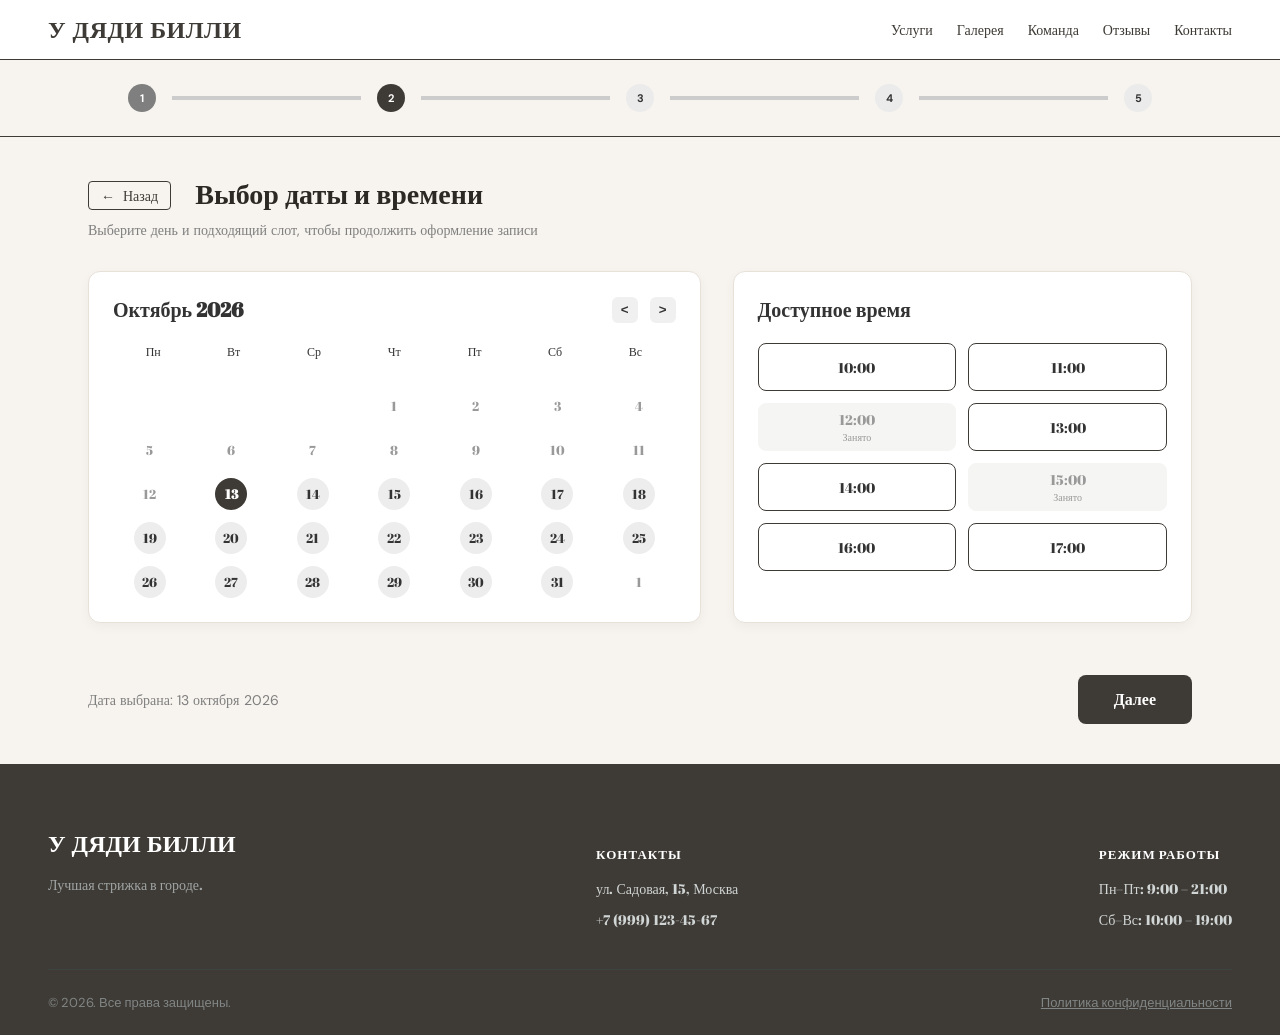
<file: frontend-1-practice/index.html>
<!DOCTYPE html>
<html lang="ru">
<head>
    <meta charset="UTF-8">
    <meta name="viewport" content="width=device-width, initial-scale=1.0">
    <title>У Дяди Билли — Выбор даты</title>
    <link rel="stylesheet" href="styles.css">
    <link rel="preconnect" href="https://fonts.googleapis.com">
    <link rel="preconnect" href="https://fonts.gstatic.com" crossorigin>
    <link href="https://fonts.googleapis.com/css2?family=Abril+Fatface&family=DM+Sans:wght@400;700&display=swap" rel="stylesheet">
</head>
<body>

    <header class="site-header">
        <div class="brand-logo">
            <span class="logo-text">У ДЯДИ БИЛЛИ</span>
        </div>
        <nav class="main-nav">
            <ul class="nav-list">
                <li><a href="#" class="nav-link">Услуги</a></li>
                <li><a href="#" class="nav-link">Галерея</a></li>
                <li><a href="#" class="nav-link">Команда</a></li>
                <li><a href="#" class="nav-link">Отзывы</a></li>
                <li><a href="#" class="nav-link">Контакты</a></li>
            </ul>
        </nav>
    </header>

    <section class="step-indicator-section">
        <div class="steps-row">
            <div class="step-item completed">
                <div class="step-circle"><span>1</span></div>
                <div class="skeleton-bar"></div>
            </div>
            
            <div class="step-item active">
                <div class="step-circle"><span>2</span></div>
                <div class="skeleton-bar"></div>
            </div>

            <div class="step-item pending">
                <div class="step-circle"><span>3</span></div>
                <div class="skeleton-bar"></div>
            </div>

            <div class="step-item pending">
                <div class="step-circle"><span>4</span></div>
                <div class="skeleton-bar"></div>
            </div>

            <!-- Пятый шаг -->
            <div class="step-item pending last-step">
                <div class="step-circle"><span>5</span></div>
            </div>
        </div>
    </section>

    <main class="main-content">
        
        <div class="content-header">
            <div class="back-and-title">
                <button class="back-btn">
                    <span>&larr;</span> Назад
                </button>
                <h1 class="page-title">Выбор даты и времени</h1>
            </div>
            <p class="page-subtitle">Выберите день и подходящий слот, чтобы продолжить оформление записи</p>
        </div>

        <div class="booking-layout">
            
            <article class="calendar-card">
                <div class="month-header">
                    <h2 class="current-month">Октябрь 2026</h2>
                    <div class="nav-controls">
                        <button class="control-btn">&lt;</button>
                        <button class="control-btn">&gt;</button>
                    </div>
                </div>

                <div class="weekdays-row">
                    <span>Пн</span><span>Вт</span><span>Ср</span><span>Чт</span><span>Пт</span><span>Сб</span><span>Вс</span>
                </div>

                <div class="days-grid">
                    <!-- Пустые клетки для смещения начала месяца -->
                    <div class="day-cell empty"></div>
                    <div class="day-cell empty"></div>
                    <div class="day-cell empty"></div>

                    <!-- Прошедшие дни (серые) -->
                    <div class="day-cell past">1</div>
                    <div class="day-cell past">2</div>
                    <div class="day-cell past">3</div>
                    <div class="day-cell past">4</div>
                    
                    <div class="day-cell past">5</div>
                    <div class="day-cell past">6</div>
                    <div class="day-cell past">7</div>
                    <div class="day-cell past">8</div>
                    <div class="day-cell past">9</div>
                    <div class="day-cell past">10</div>
                    <div class="day-cell past">11</div>

                    <!-- Актуальные дни -->
                    <div class="day-cell past">12</div>
                    <div class="day-cell selected">13</div>
                    <div class="day-cell available">14</div>
                    <div class="day-cell available">15</div>
                    <div class="day-cell available">16</div>
                    <div class="day-cell available">17</div>
                    <div class="day-cell available">18</div>

                    <div class="day-cell available">19</div>
                    <div class="day-cell available">20</div>
                    <div class="day-cell available">21</div>
                    <div class="day-cell available">22</div>
                    <div class="day-cell available">23</div>
                    <div class="day-cell available">24</div>
                    <div class="day-cell available">25</div>

                    <div class="day-cell available">26</div>
                    <div class="day-cell available">27</div>
                    <div class="day-cell available">28</div>
                    <div class="day-cell available">29</div>
                    <div class="day-cell available">30</div>
                    <div class="day-cell available">31</div>
                    <div class="day-cell future">1</div>
                </div>
            </article>

            <aside class="time-slots-card">
                <h3 class="slots-title">Доступное время</h3>
                
                <div class="time-grid">
                    <button class="slot-btn available">10:00</button>
                    <button class="slot-btn available">11:00</button>
                    
                    <button class="slot-btn busy" disabled>
                        12:00<br>
                        <small>Занято</small>
                    </button>
                    <button class="slot-btn available">13:00</button>

                    <button class="slot-btn available">14:00</button>
                    <button class="slot-btn busy" disabled>
                        15:00<br>
                        <small>Занято</small>
                    </button>

                    <button class="slot-btn available">16:00</button>
                    <button class="slot-btn available">17:00</button>
                </div>
            </aside>

        </div>

        <div class="footer-cta-bar">
            <span class="selection-helper">Дата выбрана: 13 октября 2026</span>
            <button class="next-button">Далее</button>
        </div>

    </main>

    <footer class="site-footer">
        <div class="footer-cols">
            <div class="footer-col brand-col">
                <div class="brand-logo-white">У ДЯДИ БИЛЛИ</div>
                <p class="footer-desc">Лучшая стрижка в городе.</p>
            </div>

            <div class="footer-col contacts-col">
                <h4 class="col-title">КОНТАКТЫ</h4>
                <ul class="contact-list">
                    <li>ул. Садовая, 15, Москва</li>
                    <li>+7 (999) 123-45-67</li>
                </ul>
            </div>

            <div class="footer-col hours-col">
                <h4 class="col-title">РЕЖИМ РАБОТЫ</h4>
                <ul class="hours-list">
                    <li>Пн–Пт: 9:00 – 21:00</li>
                    <li>Сб–Вс: 10:00 – 19:00</li>
                </ul>
            </div>
        </div>

        <div class="footer-bottom">
            <span>© 2026. Все права защищены.</span>
            <a href="#">Политика конфиденциальности</a>
        </div>
    </footer>

</body>
</html>
</file>
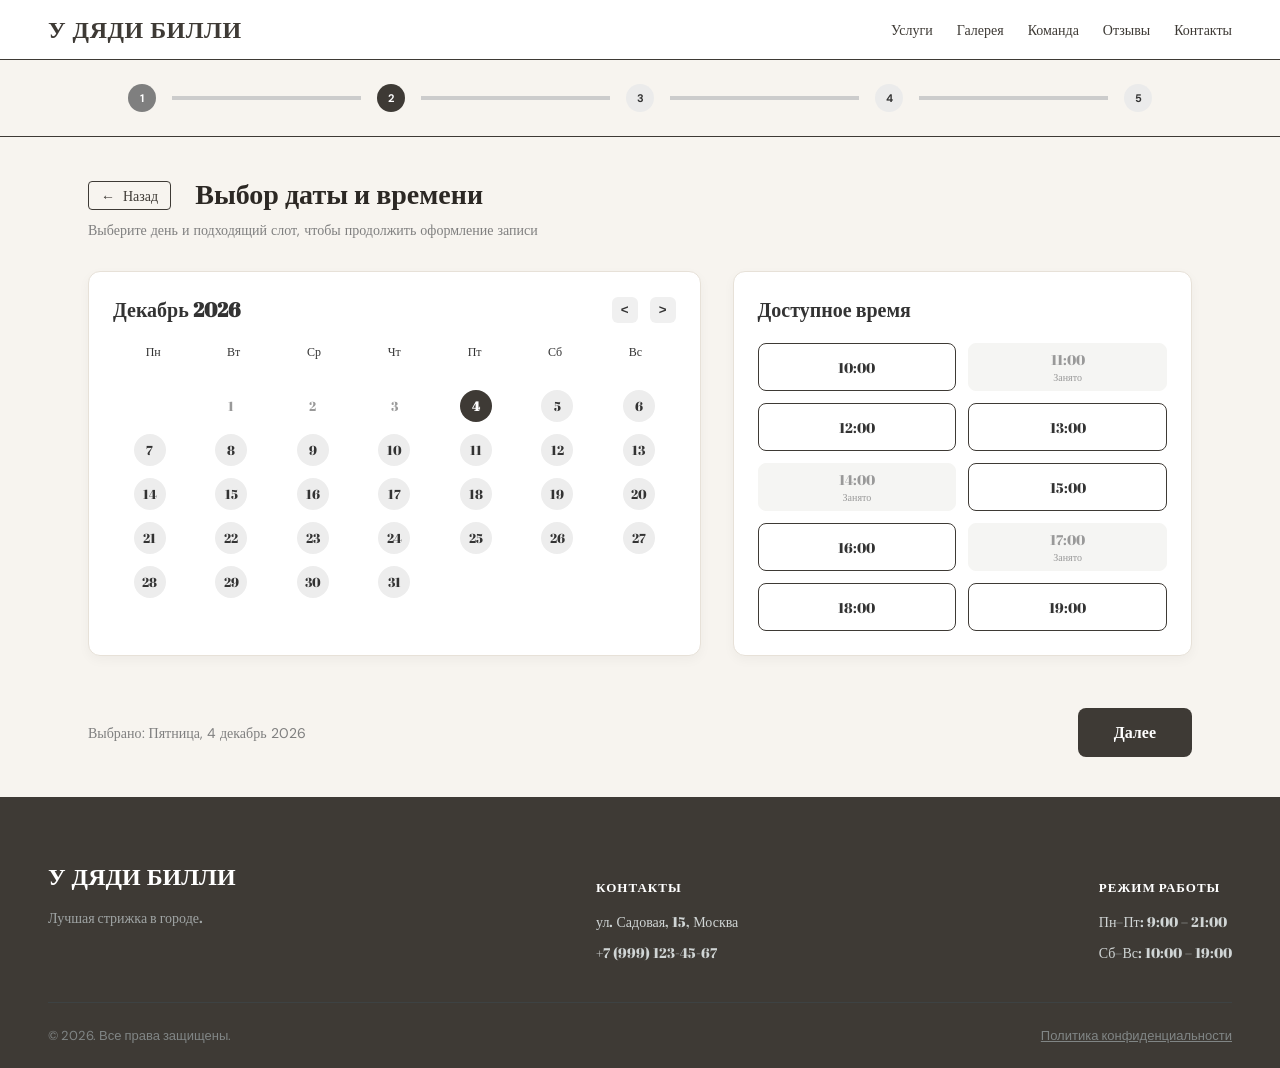
<file: frontend-2-practice/index.html>
<!DOCTYPE html>
<html lang="ru">
<head>
    <meta charset="UTF-8">
    <meta name="viewport" content="width=device-width, initial-scale=1.0">
    <title>У Дяди Билли — Выбор даты</title>
    <link rel="stylesheet" href="styles.css">
    <link rel="preconnect" href="https://fonts.googleapis.com">
    <link rel="preconnect" href="https://fonts.gstatic.com" crossorigin>
    <link href="https://fonts.googleapis.com/css2?family=Abril+Fatface&family=DM+Sans:wght@400;700&display=swap" rel="stylesheet">
</head>
<body>

    <header class="site-header">
        <div class="brand-logo">
            <span class="logo-text">У ДЯДИ БИЛЛИ</span>
        </div>
        <nav class="main-nav">
            <ul class="nav-list">
                <li><a href="#" class="nav-link">Услуги</a></li>
                <li><a href="#" class="nav-link">Галерея</a></li>
                <li><a href="#" class="nav-link">Команда</a></li>
                <li><a href="#" class="nav-link">Отзывы</a></li>
                <li><a href="#" class="nav-link">Контакты</a></li>
            </ul>
        </nav>
    </header>

    <section class="step-indicator-section">
        <div class="steps-row">
            <div class="step-item completed">
                <div class="step-circle"><span>1</span></div>
                <div class="skeleton-bar"></div>
            </div>
            
            <div class="step-item active">
                <div class="step-circle"><span>2</span></div>
                <div class="skeleton-bar"></div>
            </div>

            <div class="step-item pending">
                <div class="step-circle"><span>3</span></div>
                <div class="skeleton-bar"></div>
            </div>

            <div class="step-item pending">
                <div class="step-circle"><span>4</span></div>
                <div class="skeleton-bar"></div>
            </div>

            <!-- Пятый шаг -->
            <div class="step-item pending last-step">
                <div class="step-circle"><span>5</span></div>
            </div>
        </div>
    </section>

    <main class="main-content">
        
        <div class="content-header">
            <div class="back-and-title">
                <button class="back-btn">
                    <span>&larr;</span> Назад
                </button>
                <h1 class="page-title">Выбор даты и времени</h1>
            </div>
            <p class="page-subtitle">Выберите день и подходящий слот, чтобы продолжить оформление записи</p>
        </div>

        <div class="booking-layout">
            
            <article class="calendar-card">
                <div class="month-header">
                    <h2 class="current-month">Октябрь 2026</h2>
                    <div class="nav-controls">
                        <button class="control-btn">&lt;</button>
                        <button class="control-btn">&gt;</button>
                    </div>
                </div>

                <div class="weekdays-row">
                    <span>Пн</span><span>Вт</span><span>Ср</span><span>Чт</span><span>Пт</span><span>Сб</span><span>Вс</span>
                </div>

                <div class="days-grid">
                    <!-- Пустые клетки для смещения начала месяца -->
                    <div class="day-cell empty"></div>
                    <div class="day-cell empty"></div>
                    <div class="day-cell empty"></div>

                    <!-- Прошедшие дни (серые) -->
                    <div class="day-cell past">1</div>
                    <div class="day-cell past">2</div>
                    <div class="day-cell past">3</div>
                    <div class="day-cell past">4</div>
                    
                    <div class="day-cell past">5</div>
                    <div class="day-cell past">6</div>
                    <div class="day-cell past">7</div>
                    <div class="day-cell past">8</div>
                    <div class="day-cell past">9</div>
                    <div class="day-cell past">10</div>
                    <div class="day-cell past">11</div>

                    <!-- Актуальные дни -->
                    <div class="day-cell past">12</div>
                    <div class="day-cell selected">13</div>
                    <div class="day-cell available">14</div>
                    <div class="day-cell available">15</div>
                    <div class="day-cell available">16</div>
                    <div class="day-cell available">17</div>
                    <div class="day-cell available">18</div>

                    <div class="day-cell available">19</div>
                    <div class="day-cell available">20</div>
                    <div class="day-cell available">21</div>
                    <div class="day-cell available">22</div>
                    <div class="day-cell available">23</div>
                    <div class="day-cell available">24</div>
                    <div class="day-cell available">25</div>

                    <div class="day-cell available">26</div>
                    <div class="day-cell available">27</div>
                    <div class="day-cell available">28</div>
                    <div class="day-cell available">29</div>
                    <div class="day-cell available">30</div>
                    <div class="day-cell available">31</div>
                    <div class="day-cell future">1</div>
                </div>
            </article>

            <aside class="time-slots-card">
                <h3 class="slots-title">Доступное время</h3>
                
                <div class="time-grid">
                    <button class="slot-btn available">10:00</button>
                    <button class="slot-btn available">11:00</button>
                    
                    <button class="slot-btn busy" disabled>
                        12:00<br>
                        <small>Занято</small>
                    </button>
                    <button class="slot-btn available">13:00</button>

                    <button class="slot-btn available">14:00</button>
                    <button class="slot-btn busy" disabled>
                        15:00<br>
                        <small>Занято</small>
                    </button>

                    <button class="slot-btn available">16:00</button>
                    <button class="slot-btn available">17:00</button>
                </div>
            </aside>

        </div>

        <div class="footer-cta-bar">
            <span class="selection-helper">Дата выбрана: 13 октября 2026</span>
            <button class="next-button">Далее</button>
        </div>

    </main>

    <footer class="site-footer">
        <div class="footer-cols">
            <div class="footer-col brand-col">
                <div class="brand-logo-white">У ДЯДИ БИЛЛИ</div>
                <p class="footer-desc">Лучшая стрижка в городе.</p>
            </div>

            <div class="footer-col contacts-col">
                <h4 class="col-title">КОНТАКТЫ</h4>
                <ul class="contact-list">
                    <li>ул. Садовая, 15, Москва</li>
                    <li>+7 (999) 123-45-67</li>
                </ul>
            </div>

            <div class="footer-col hours-col">
                <h4 class="col-title">РЕЖИМ РАБОТЫ</h4>
                <ul class="hours-list">
                    <li>Пн–Пт: 9:00 – 21:00</li>
                    <li>Сб–Вс: 10:00 – 19:00</li>
                </ul>
            </div>
        </div>

        <div class="footer-bottom">
            <span>© 2026. Все права защищены.</span>
            <a href="#">Политика конфиденциальности</a>
        </div>
    </footer>
  <script src="script.js"></script>
</body>
</html>
</file>
<file: frontend-1-practice/styles.css>
/* Глобальные настройки */
* {
    box-sizing: border-box;
}

body {
    margin: 0;
    padding: 0;
    background-color: #F7F4EF;
    font-family: 'DM Sans', sans-serif;
    color: #3E3A35;
    display: flex;
    flex-direction: column;
    min-height: 100vh;
}

/* --- ШАПКА --- */
.site-header {
    width: 100%;
    height: 60px;
    background: #FFFFFF;
    border-bottom: 1px solid #3E3A35;
    display: flex;
    justify-content: space-between;
    align-items: center;
    padding: 0 48px;
}

.logo-text {
    font-family: 'DM Sans';
    font-weight: 700;
    font-size: 24px;
    text-transform: uppercase;
    letter-spacing: 0.5px;
}

.nav-list {
    list-style: none;
    display: flex;
    gap: 24px;
    padding: 0;
    margin: 0;
}

.nav-link {
    font-family: 'Abril Fatface';
    font-size: 14px;
    color: #3E3A35;
    text-decoration: none;
    cursor: pointer;
    transition: opacity 0.2s;
}

.nav-link:hover {
    opacity: 0.6;
}

/* --- ИНДИКАТОР ПРОГРЕССА (ШАГИ) --- */
.step-indicator-section {
    width: 100%;
    background: #F7F4EF;
    border-bottom: 1px solid #3E3A35;
    padding: 24px 48px;
}

.steps-row {
    display: flex;
    align-items: center;
    width: 100%;
    max-width: 1024px; /* Ограничиваем ширину только линии шагов, если нужно */
    margin: 0 auto;
}

.step-item {
    display: flex;
    align-items: center;
    flex-grow: 1; /* Равномерно распределяем шаги по ширине */
}

.step-item.last-step {
    flex-grow: 0; /* Последний шаг не растягивается */
}

.step-circle {
    width: 28px;
    height: 28px;
    border-radius: 50%;
    display: flex;
    justify-content: center;
    align-items: center;
    font-family: 'DM Sans';
    font-weight: 700;
    font-size: 11px;
    z-index: 2;
}

/* Цвета состояний кружков */
.step-item.completed .step-circle { background: #7F7F7F; color: white; }
.step-item.active .step-circle { background: #3E3A35; color: white; }
.step-item.pending .step-circle { background: #EBEBEB; color: #333333; }

.skeleton-bar {
    height: 4px;
    background: #CCCCCC;
    flex-grow: 1;
    margin: 0 16px;
}

/* --- ОСНОВНОЙ КОНТЕНТ --- */
.main-content {
    flex: 1;
    width: 100%;
    max-width: 1200px; /* Сделали чуть шире для красивого вида */
    margin: 0 auto;
    padding: 40px 48px;
    display: flex;
    flex-direction: column;
    gap: 32px;
}

.content-header {
    display: flex;
    flex-direction: column;
    gap: 8px;
}

.back-and-title {
    display: flex;
    align-items: center;
    gap: 24px;
}

.back-btn {
    background: none;
    border: 1px solid #3E3A35;
    padding: 4px 12px;
    border-radius: 4px;
    font-family: 'Abril Fatface';
    font-size: 14px;
    cursor: pointer;
    display: flex;
    align-items: center;
    gap: 8px;
    color: #3E3A35;
}

.back-btn:hover {
    background: rgba(0,0,0,0.05);
}

.page-title {
    font-family: 'DM Sans';
    font-weight: 700;
    font-size: 28px;
    line-height: 36px;
    color: #2C2824;
    margin: 0;
}

.page-subtitle {
    font-family: 'DM Sans';
    font-size: 14px;
    color: #7F7F7F;
    margin: 0;
}

/* --- КАЛЕНДАРЬ И ВРЕМЯ (GRID LAYOUT) --- */
.booking-layout {
    display: grid;
    grid-template-columns: 2fr 1.5fr; 
    gap: 32px;
    width: 100%;
}

/* Карточка календаря */
.calendar-card {
    background: #FFFFFF;
    border: 1px solid #E7E1D8;
    box-shadow: 0px 4px 12px rgba(0, 0, 0, 0.04);
    border-radius: 12px;
    padding: 24px;
    display: flex;
    flex-direction: column;
    gap: 20px;
}

.month-header {
    display: flex;
    justify-content: space-between;
    align-items: center;
}

.current-month {
    font-family: 'Abril Fatface';
    font-size: 20px;
    color: #333333;
    margin: 0;
}

.control-btn {
    width: 26px;
    height: 26px;
    background: #F0F0F0;
    border-radius: 6px;
    border: none;
    cursor: pointer;
    display: inline-flex;
    justify-content: center;
    align-items: center;
    margin-left: 8px;
    color: #333;
    font-weight: bold;
}

.control-btn:hover {
    background: #e0e0e0;
}

.weekdays-row {
    display: grid;
    grid-template-columns: repeat(7, 1fr);
    text-align: center;
    font-family: 'Abril Fatface';
    font-size: 12px;
    color: #333333;
    padding-bottom: 10px;
}

.days-grid {
    display: grid;
    grid-template-columns: repeat(7, 1fr); /* 7 колонок */
    gap: 8px; /* Уменьшили расстояние между кружками с 12 до 8 */
    row-gap: 12px; /* Расстояние между рядами оставили чуть больше для воздуха */
    justify-items: center; /* Центрируем элементы внутри ячеек колонки */
}

.day-cell {
    /* БЫЛО: aspect-ratio: 1 / 1; */
    /* СТАЛО: Фиксированный размер меньше */
    width: 32px;  
    height: 32px; 
    
    border-radius: 50%;
    display: flex;
    justify-content: center;
    align-items: center;
    font-family: 'Abril Fatface';
    font-size: 13px;
    cursor: pointer;
    transition: all 0.2s ease;
}

.day-cell.past {
    color: #999999;
    cursor: default;
}

.day-cell.available {
    background: #EDEDED;
    color: #333333;
}

.day-cell.selected {
    background: #3E3A35 !important;
    color: #FFFFFF !important;
    font-weight: bold;
}

.day-cell.future {
    color: #999999;
}

.day-cell.empty {
    visibility: hidden;
}

.day-cell:hover:not(.past):not(.selected):not(.empty) {
    background: #DDDDDD;
    transform: scale(1.1);
}
/* Карточка времени */
.time-slots-card {
    background: #FFFFFF;
    border: 1px solid #E7E1D8;
    box-shadow: 0px 4px 12px rgba(0, 0, 0, 0.04);
    border-radius: 12px;
    padding: 24px;
    display: flex;
    flex-direction: column;
    gap: 20px;
}

.slots-title {
    font-family: 'Abril Fatface';
    font-size: 20px;
    color: #333333;
    margin: 0;
}

.time-grid {
    display: grid;
    grid-template-columns: repeat(2, 1fr);
    gap: 12px;
}

.slot-btn {
    height: 48px;
    border-radius: 8px;
    font-family: 'Abril Fatface';
    font-size: 14px;
    display: flex;
    flex-direction: column;
    justify-content: center;
    align-items: center;
    cursor: pointer;
    transition: all 0.2s ease;
    border: 1px solid transparent;
}

.slot-btn small {
    font-size: 10px;
    margin-top: 2px;
    font-family: 'DM Sans';
}

.slot-btn.available {
    background: #FFFFFF;
    border: 1px solid #3E3A35;
    color: #333333;
}

.slot-btn.busy {
    background: #F5F5F3;
    border: 1px solid #F5F5F3;
    color: #999999;
    cursor: not-allowed;
}

.slot-btn:hover:not(.busy) {
    background: #F9F9F9;
    transform: translateY(-2px);
    box-shadow: 0 4px 8px rgba(0,0,0,0.1);
}

/* --- НИЖНЯЯ ПАНЕЛЬ --- */
.footer-cta-bar {
    display: flex;
    justify-content: space-between;
    align-items: center;
    width: 100%;
    margin-top: 20px;
}

.selection-helper {
    font-family: 'DM Sans';
    font-size: 14px;
    color: #7F7F7F;
}

.next-button {
    padding: 14px 36px;
    background: #3E3A35;
    border-radius: 8px;
    border: none;
    color: #FFFFFF;
    font-family: 'DM Sans';
    font-weight: 700;
    font-size: 16px;
    cursor: pointer;
    transition: background 0.2s;
}

.next-button:hover {
    background: #2a2723;
}

/* --- ПОДВАЛ --- */
.site-footer {
    width: 100%;
    background: #3E3A35;
    padding: 64px 48px 24px;
    color: #FFFFFF;
    margin-top: auto;
}

.footer-cols {
    display: flex;
    justify-content: space-between;
    gap: 40px;
    max-width: 1200px;
    margin: 0 auto;
}

.col-title {
    font-family: 'Abril Fatface';
    font-size: 13px;
    text-transform: uppercase;
    color: #FFFFFF;
    margin-bottom: 16px;
    letter-spacing: 1px;
}

.contact-list, .hours-list {
    list-style: none;
    padding: 0;
    margin: 0;
    display: flex;
    flex-direction: column;
    gap: 12px;
}

.contact-list li, .hours-list li {
    font-family: 'Abril Fatface';
    font-size: 14px;
    color: #D0D5D5;
}

.brand-logo-white {
    font-family: 'DM Sans';
    font-weight: 700;
    font-size: 24px;
    text-transform: uppercase;
    margin-bottom: 16px;
}

.footer-desc {
    font-family: 'Abril Fatface';
    font-size: 14px;
    line-height: 1.4;
    color: #A0A5A5;
}

.footer-bottom {
    display: flex;
    justify-content: space-between;
    align-items: center;
    max-width: 1200px;
    margin: 40px auto 0;
    padding-top: 24px;
    border-top: 1px solid #3D4243;
    font-size: 13px;
    color: #808585;
}

.footer-bottom a {
    color: #808585;
    text-decoration: underline;
}
</file>
<file: frontend-2-practice/styles.css>
/* Глобальные настройки */
* {
    box-sizing: border-box;
}

body {
    margin: 0;
    padding: 0;
    background-color: #F7F4EF;
    font-family: 'DM Sans', sans-serif;
    color: #3E3A35;
    display: flex;
    flex-direction: column;
    min-height: 100vh;
}

/* --- ШАПКА --- */
.site-header {
    width: 100%;
    height: 60px;
    background: #FFFFFF;
    border-bottom: 1px solid #3E3A35;
    display: flex;
    justify-content: space-between;
    align-items: center;
    padding: 0 48px;
}

.logo-text {
    font-family: 'DM Sans';
    font-weight: 700;
    font-size: 24px;
    text-transform: uppercase;
    letter-spacing: 0.5px;
}

.nav-list {
    list-style: none;
    display: flex;
    gap: 24px;
    padding: 0;
    margin: 0;
}

.nav-link {
    font-family: 'Abril Fatface';
    font-size: 14px;
    color: #3E3A35;
    text-decoration: none;
    cursor: pointer;
    transition: opacity 0.2s;
}

.nav-link:hover {
    opacity: 0.6;
}

/* --- ИНДИКАТОР ПРОГРЕССА (ШАГИ) --- */
.step-indicator-section {
    width: 100%;
    background: #F7F4EF;
    border-bottom: 1px solid #3E3A35;
    padding: 24px 48px;
}

.steps-row {
    display: flex;
    align-items: center;
    width: 100%;
    max-width: 1024px; /* Ограничиваем ширину только линии шагов, если нужно */
    margin: 0 auto;
}

.step-item {
    display: flex;
    align-items: center;
    flex-grow: 1; /* Равномерно распределяем шаги по ширине */
}

.step-item.last-step {
    flex-grow: 0; /* Последний шаг не растягивается */
}

.step-circle {
    width: 28px;
    height: 28px;
    border-radius: 50%;
    display: flex;
    justify-content: center;
    align-items: center;
    font-family: 'DM Sans';
    font-weight: 700;
    font-size: 11px;
    z-index: 2;
}

/* Цвета состояний кружков */
.step-item.completed .step-circle { background: #7F7F7F; color: white; }
.step-item.active .step-circle { background: #3E3A35; color: white; }
.step-item.pending .step-circle { background: #EBEBEB; color: #333333; }

.skeleton-bar {
    height: 4px;
    background: #CCCCCC;
    flex-grow: 1;
    margin: 0 16px;
}

/* --- ОСНОВНОЙ КОНТЕНТ --- */
.main-content {
    flex: 1;
    width: 100%;
    max-width: 1200px; /* Сделали чуть шире для красивого вида */
    margin: 0 auto;
    padding: 40px 48px;
    display: flex;
    flex-direction: column;
    gap: 32px;
}

.content-header {
    display: flex;
    flex-direction: column;
    gap: 8px;
}

.back-and-title {
    display: flex;
    align-items: center;
    gap: 24px;
}

.back-btn {
    background: none;
    border: 1px solid #3E3A35;
    padding: 4px 12px;
    border-radius: 4px;
    font-family: 'Abril Fatface';
    font-size: 14px;
    cursor: pointer;
    display: flex;
    align-items: center;
    gap: 8px;
    color: #3E3A35;
}

.back-btn:hover {
    background: rgba(0,0,0,0.05);
}

.page-title {
    font-family: 'DM Sans';
    font-weight: 700;
    font-size: 28px;
    line-height: 36px;
    color: #2C2824;
    margin: 0;
}

.page-subtitle {
    font-family: 'DM Sans';
    font-size: 14px;
    color: #7F7F7F;
    margin: 0;
}

/* --- КАЛЕНДАРЬ И ВРЕМЯ (GRID LAYOUT) --- */
.booking-layout {
    display: grid;
    grid-template-columns: 2fr 1.5fr; 
    gap: 32px;
    width: 100%;
}

/* Карточка календаря */
.calendar-card {
    background: #FFFFFF;
    border: 1px solid #E7E1D8;
    box-shadow: 0px 4px 12px rgba(0, 0, 0, 0.04);
    border-radius: 12px;
    padding: 24px;
    display: flex;
    flex-direction: column;
    gap: 20px;
}

.month-header {
    display: flex;
    justify-content: space-between;
    align-items: center;
}

.current-month {
    font-family: 'Abril Fatface';
    font-size: 20px;
    color: #333333;
    margin: 0;
}

.control-btn {
    width: 26px;
    height: 26px;
    background: #F0F0F0;
    border-radius: 6px;
    border: none;
    cursor: pointer;
    display: inline-flex;
    justify-content: center;
    align-items: center;
    margin-left: 8px;
    color: #333;
    font-weight: bold;
}

.control-btn:hover {
    background: #e0e0e0;
}

.weekdays-row {
    display: grid;
    grid-template-columns: repeat(7, 1fr);
    text-align: center;
    font-family: 'Abril Fatface';
    font-size: 12px;
    color: #333333;
    padding-bottom: 10px;
}

.days-grid {
    display: grid;
    grid-template-columns: repeat(7, 1fr); /* 7 колонок */
    gap: 8px; /* Уменьшили расстояние между кружками с 12 до 8 */
    row-gap: 12px; /* Расстояние между рядами оставили чуть больше для воздуха */
    justify-items: center; /* Центрируем элементы внутри ячеек колонки */
}

.day-cell {
    /* БЫЛО: aspect-ratio: 1 / 1; */
    /* СТАЛО: Фиксированный размер меньше */
    width: 32px;  
    height: 32px; 
    
    border-radius: 50%;
    display: flex;
    justify-content: center;
    align-items: center;
    font-family: 'Abril Fatface';
    font-size: 13px;
    cursor: pointer;
    transition: all 0.2s ease;
}

.day-cell.past {
    color: #999999;
    cursor: default;
}

.day-cell.available {
    background: #EDEDED;
    color: #333333;
}

.day-cell.selected {
    background: #3E3A35 !important;
    color: #FFFFFF !important;
    font-weight: bold;
}

.day-cell.future {
    color: #999999;
}

.day-cell.empty {
    visibility: hidden;
}

.day-cell:hover:not(.past):not(.selected):not(.empty) {
    background: #DDDDDD;
    transform: scale(1.1);
}
/* Карточка времени */
.time-slots-card {
    background: #FFFFFF;
    border: 1px solid #E7E1D8;
    box-shadow: 0px 4px 12px rgba(0, 0, 0, 0.04);
    border-radius: 12px;
    padding: 24px;
    display: flex;
    flex-direction: column;
    gap: 20px;
}

.slots-title {
    font-family: 'Abril Fatface';
    font-size: 20px;
    color: #333333;
    margin: 0;
}

.time-grid {
    display: grid;
    grid-template-columns: repeat(2, 1fr);
    gap: 12px;
}

.slot-btn {
    height: 48px;
    border-radius: 8px;
    font-family: 'Abril Fatface';
    font-size: 14px;
    display: flex;
    flex-direction: column;
    justify-content: center;
    align-items: center;
    cursor: pointer;
    transition: all 0.2s ease;
    border: 1px solid transparent;
}

.slot-btn small {
    font-size: 10px;
    margin-top: 2px;
    font-family: 'DM Sans';
}

.slot-btn.available {
    background: #FFFFFF;
    border: 1px solid #3E3A35;
    color: #333333;
}

.slot-btn.busy {
    background: #F5F5F3;
    border: 1px solid #F5F5F3;
    color: #999999;
    cursor: not-allowed;
}

.slot-btn:hover:not(.busy) {
    background: #F9F9F9;
    transform: translateY(-2px);
    box-shadow: 0 4px 8px rgba(0,0,0,0.1);
}

/* --- НИЖНЯЯ ПАНЕЛЬ --- */
.footer-cta-bar {
    display: flex;
    justify-content: space-between;
    align-items: center;
    width: 100%;
    margin-top: 20px;
}

.selection-helper {
    font-family: 'DM Sans';
    font-size: 14px;
    color: #7F7F7F;
}

.next-button {
    padding: 14px 36px;
    background: #3E3A35;
    border-radius: 8px;
    border: none;
    color: #FFFFFF;
    font-family: 'DM Sans';
    font-weight: 700;
    font-size: 16px;
    cursor: pointer;
    transition: background 0.2s;
}

.next-button:hover {
    background: #2a2723;
}

/* --- ПОДВАЛ --- */
.site-footer {
    width: 100%;
    background: #3E3A35;
    padding: 64px 48px 24px;
    color: #FFFFFF;
    margin-top: auto;
}

.footer-cols {
    display: flex;
    justify-content: space-between;
    gap: 40px;
    max-width: 1200px;
    margin: 0 auto;
}

.col-title {
    font-family: 'Abril Fatface';
    font-size: 13px;
    text-transform: uppercase;
    color: #FFFFFF;
    margin-bottom: 16px;
    letter-spacing: 1px;
}

.contact-list, .hours-list {
    list-style: none;
    padding: 0;
    margin: 0;
    display: flex;
    flex-direction: column;
    gap: 12px;
}

.contact-list li, .hours-list li {
    font-family: 'Abril Fatface';
    font-size: 14px;
    color: #D0D5D5;
}

.brand-logo-white {
    font-family: 'DM Sans';
    font-weight: 700;
    font-size: 24px;
    text-transform: uppercase;
    margin-bottom: 16px;
}

.footer-desc {
    font-family: 'Abril Fatface';
    font-size: 14px;
    line-height: 1.4;
    color: #A0A5A5;
}

.footer-bottom {
    display: flex;
    justify-content: space-between;
    align-items: center;
    max-width: 1200px;
    margin: 40px auto 0;
    padding-top: 24px;
    border-top: 1px solid #3D4243;
    font-size: 13px;
    color: #808585;
}

.footer-bottom a {
    color: #808585;
    text-decoration: underline;
}
</file>
